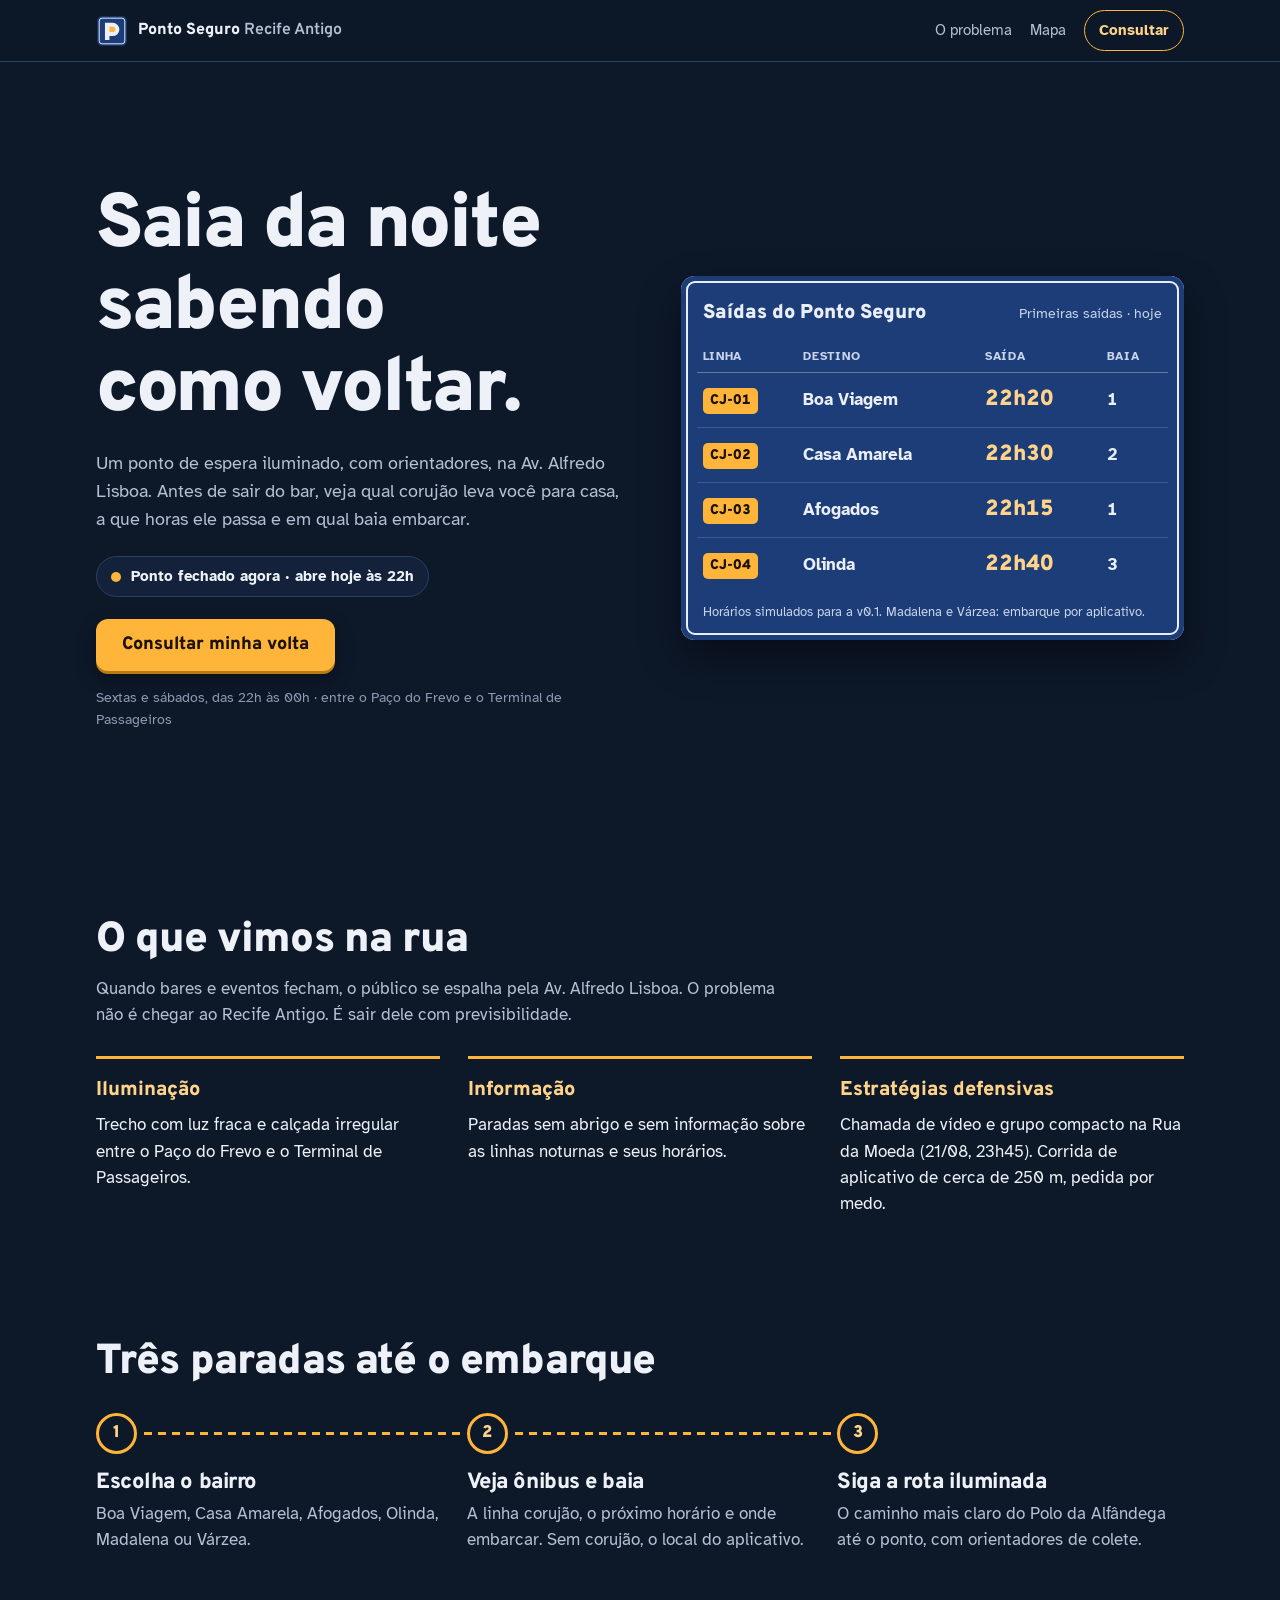
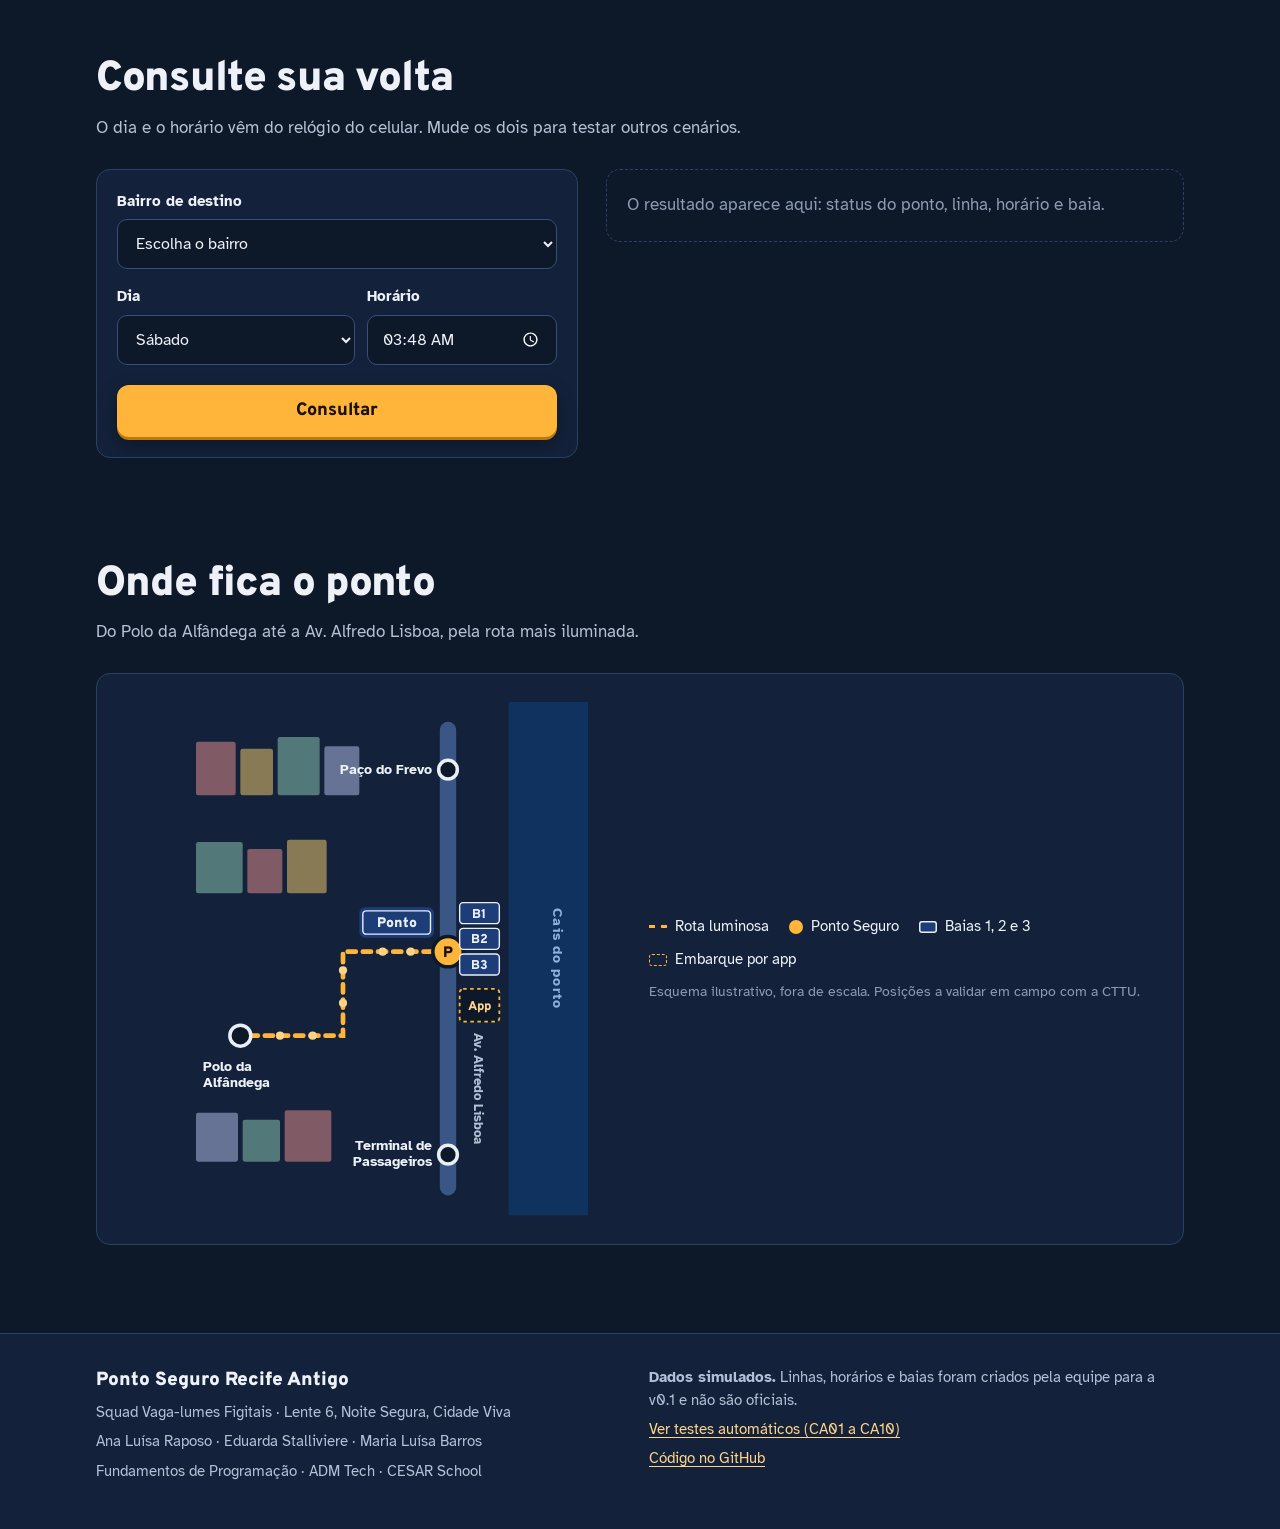
<file: index.html>
<!doctype html>
<html lang="pt-BR">
<head>
  <meta charset="utf-8">
  <meta name="viewport" content="width=device-width, initial-scale=1">
  <meta name="theme-color" content="#0d1829">
  <meta name="description" content="Consulte a linha corujão, o próximo horário e a baia de embarque no Ponto Seguro do Recife Antigo.">
  <title>Ponto Seguro Recife Antigo</title>
  <link rel="preconnect" href="https://fonts.googleapis.com">
  <link rel="preconnect" href="https://fonts.gstatic.com" crossorigin>
  <link href="https://fonts.googleapis.com/css2?family=Atkinson+Hyperlegible:wght@400;700&family=Overpass:wght@600;800;900&display=swap" rel="stylesheet">
  <link rel="icon" href="logo/simbolo.svg" type="image/svg+xml">
  <link rel="stylesheet" href="estilo.css">
</head>
<body>
  <a class="pular" href="#consulta">Pular para a consulta</a>

  <header class="barra">
    <div class="barra-conteudo">
      <a class="marca" href="#topo">
        <img class="marca-simbolo" src="logo/simbolo.svg" alt="" width="32" height="32">
        <span>Ponto Seguro <span class="marca-local">Recife Antigo</span></span>
      </a>
      <nav aria-label="Seções">
        <a href="#problema">O problema</a>
        <a href="#mapa">Mapa</a>
        <a class="barra-acao" href="#consulta">Consultar</a>
      </nav>
    </div>
  </header>

  <main id="topo">
    <!-- 1. Abertura: o ponto funcionando -->
    <section class="abertura">
      <div class="abertura-texto">
        <h1>Saia da noite sabendo como voltar.</h1>
        <p class="abertura-lead">Um ponto de espera iluminado, com orientadores, na Av. Alfredo Lisboa. Antes de sair do bar, veja qual corujão leva você para casa, a que horas ele passa e em qual baia embarcar.</p>
        <p id="status-ponto" class="status-ponto" role="status">
          <span class="status-luz" aria-hidden="true"></span>
          <span id="status-texto">Verificando o horário do ponto…</span>
        </p>
        <a class="botao" href="#consulta">Consultar minha volta</a>
        <p class="abertura-nota">Sextas e sábados, das 22h às 00h · entre o Paço do Frevo e o Terminal de Passageiros</p>
      </div>

      <figure class="painel" aria-labelledby="painel-titulo">
        <div class="painel-topo">
          <p id="painel-titulo" class="painel-titulo">Saídas do Ponto Seguro</p>
          <p id="painel-quando" class="painel-quando"></p>
        </div>
        <table class="painel-tabela">
          <thead>
            <tr><th scope="col">Linha</th><th scope="col">Destino</th><th scope="col">Saída</th><th scope="col">Baia</th></tr>
          </thead>
          <tbody id="painel-linhas"></tbody>
        </table>
        <figcaption class="painel-legenda">Horários simulados para a v0.1. Madalena e Várzea: embarque por aplicativo.</figcaption>
      </figure>
    </section>

    <!-- 2. O problema: o que a pesquisa de campo encontrou -->
    <section id="problema" class="secao">
      <div class="secao-cabeca">
        <h2>O que vimos na rua</h2>
        <p>Quando bares e eventos fecham, o público se espalha pela Av. Alfredo Lisboa. O problema não é chegar ao Recife Antigo. É sair dele com previsibilidade.</p>
      </div>
      <ol class="notas">
        <li class="nota">
          <p class="nota-tema">Iluminação</p>
          <p class="nota-texto">Trecho com luz fraca e calçada irregular entre o Paço do Frevo e o Terminal de Passageiros.</p>
        </li>
        <li class="nota">
          <p class="nota-tema">Informação</p>
          <p class="nota-texto">Paradas sem abrigo e sem informação sobre as linhas noturnas e seus horários.</p>
        </li>
        <li class="nota">
          <p class="nota-tema">Estratégias defensivas</p>
          <p class="nota-texto">Chamada de vídeo e grupo compacto na Rua da Moeda (21/08, 23h45). Corrida de aplicativo de cerca de 250 m, pedida por medo.</p>
        </li>
      </ol>
    </section>

    <!-- 3. Como funciona: três paradas -->
    <section class="secao">
      <div class="secao-cabeca">
        <h2>Três paradas até o embarque</h2>
      </div>
      <ol class="trajeto">
        <li>
          <span class="trajeto-ponto" aria-hidden="true">1</span>
          <h3>Escolha o bairro</h3>
          <p>Boa Viagem, Casa Amarela, Afogados, Olinda, Madalena ou Várzea.</p>
        </li>
        <li>
          <span class="trajeto-ponto" aria-hidden="true">2</span>
          <h3>Veja ônibus e baia</h3>
          <p>A linha corujão, o próximo horário e onde embarcar. Sem corujão, o local do aplicativo.</p>
        </li>
        <li>
          <span class="trajeto-ponto" aria-hidden="true">3</span>
          <h3>Siga a rota iluminada</h3>
          <p>O caminho mais claro do Polo da Alfândega até o ponto, com orientadores de colete.</p>
        </li>
      </ol>
    </section>

    <!-- 4. A consulta -->
    <section id="consulta" class="secao consulta">
      <div class="secao-cabeca">
        <h2>Consulte sua volta</h2>
        <p>O dia e o horário vêm do relógio do celular. Mude os dois para testar outros cenários.</p>
      </div>

      <div class="consulta-grade">
        <form id="formulario" class="formulario" novalidate>
          <label for="bairro">Bairro de destino</label>
          <select id="bairro">
            <option value="">Escolha o bairro</option>
          </select>

          <div class="linha-dupla">
            <div class="campo">
              <label for="dia">Dia</label>
              <select id="dia"></select>
            </div>
            <div class="campo">
              <label for="horario">Horário</label>
              <input id="horario" type="time">
            </div>
          </div>

          <button class="botao botao-cheio" type="submit">Consultar</button>
        </form>

        <div id="resultado" class="resultado" aria-live="polite">
          <p class="resultado-vazio">O resultado aparece aqui: status do ponto, linha, horário e baia.</p>
        </div>
      </div>
    </section>

    <!-- 5. Mapa esquemático -->
    <section id="mapa" class="secao">
      <div class="secao-cabeca">
        <h2>Onde fica o ponto</h2>
        <p>Do Polo da Alfândega até a Av. Alfredo Lisboa, pela rota mais iluminada.</p>
      </div>

      <figure class="mapa">
        <svg viewBox="0 0 360 440" role="img" aria-labelledby="mapa-titulo mapa-desc">
          <title id="mapa-titulo">Esquema do trecho do Ponto Seguro</title>
          <desc id="mapa-desc">A Av. Alfredo Lisboa vai do Paço do Frevo ao Terminal de Passageiros, ao lado do cais. No meio fica o Ponto Seguro, com as baias 1, 2 e 3 e a área de embarque por aplicativo. A rota luminosa sai do Polo da Alfândega e chega ao ponto.</desc>

          <!-- cais -->
          <rect x="292" y="0" width="68" height="440" class="m-agua"/>
          <text x="330" y="220" class="m-rotulo-agua" transform="rotate(90 330 220)">Cais do porto</text>

          <!-- casario -->
          <g class="m-casario">
            <rect x="24" y="34" width="34" height="46" rx="2" fill="#d98b8b"/>
            <rect x="62" y="40" width="28" height="40" rx="2" fill="#e6c36a"/>
            <rect x="94" y="30" width="36" height="50" rx="2" fill="#86bfae"/>
            <rect x="134" y="38" width="30" height="42" rx="2" fill="#a9b6e0"/>
            <rect x="24" y="120" width="40" height="44" rx="2" fill="#86bfae"/>
            <rect x="68" y="126" width="30" height="38" rx="2" fill="#d98b8b"/>
            <rect x="102" y="118" width="34" height="46" rx="2" fill="#e6c36a"/>
            <rect x="24" y="352" width="36" height="42" rx="2" fill="#a9b6e0"/>
            <rect x="64" y="358" width="32" height="36" rx="2" fill="#86bfae"/>
            <rect x="100" y="350" width="40" height="44" rx="2" fill="#d98b8b"/>
          </g>

          <!-- avenida -->
          <line x1="240" y1="24" x2="240" y2="416" class="m-avenida"/>
          <text x="262" y="284" class="m-rotulo-av" transform="rotate(90 262 284)">Av. Alfredo Lisboa</text>

          <!-- rota luminosa -->
          <path d="M70 286 H150 V214 H226" class="m-rota"/>
          <g class="m-poste">
            <circle cx="96" cy="286" r="3.5"/>
            <circle cx="124" cy="286" r="3.5"/>
            <circle cx="150" cy="258" r="3.5"/>
            <circle cx="150" cy="230" r="3.5"/>
            <circle cx="184" cy="214" r="3.5"/>
            <circle cx="208" cy="214" r="3.5"/>
          </g>

          <!-- Polo da Alfândega -->
          <circle cx="62" cy="286" r="9" class="m-parada"/>
          <text x="30" y="316" class="m-rotulo">Polo da</text>
          <text x="30" y="330" class="m-rotulo">Alfândega</text>

          <!-- Paço do Frevo -->
          <circle cx="240" cy="58" r="8" class="m-parada"/>
          <text x="226" y="62" class="m-rotulo m-direita">Paço do Frevo</text>

          <!-- Terminal de Passageiros -->
          <circle cx="240" cy="388" r="8" class="m-parada"/>
          <text x="226" y="384" class="m-rotulo m-direita">Terminal de</text>
          <text x="226" y="398" class="m-rotulo m-direita">Passageiros</text>

          <!-- Ponto Seguro -->
          <rect x="164" y="176" width="64" height="26" rx="5" class="m-placa"/>
          <rect x="167" y="179" width="58" height="20" rx="3" class="m-placa-filete"/>
          <text x="196" y="193" class="m-placa-texto">Ponto</text>
          <circle cx="240" cy="214" r="13" class="m-ponto"/>
          <text x="240" y="218.5" class="m-ponto-p">P</text>

          <!-- baias e app -->
          <g class="m-baias">
            <rect x="250" y="172" width="34" height="18" rx="3"/>
            <rect x="250" y="194" width="34" height="18" rx="3"/>
            <rect x="250" y="216" width="34" height="18" rx="3"/>
          </g>
          <text x="267" y="185" class="m-baia-texto">B1</text>
          <text x="267" y="207" class="m-baia-texto">B2</text>
          <text x="267" y="229" class="m-baia-texto">B3</text>
          <rect x="250" y="246" width="34" height="28" rx="3" class="m-app"/>
          <text x="267" y="264" class="m-baia-texto m-app-texto">App</text>
        </svg>

        <figcaption>
          <ul class="mapa-legenda">
            <li><span class="leg leg-rota" aria-hidden="true"></span>Rota luminosa</li>
            <li><span class="leg leg-ponto" aria-hidden="true"></span>Ponto Seguro</li>
            <li><span class="leg leg-baia" aria-hidden="true"></span>Baias 1, 2 e 3</li>
            <li><span class="leg leg-app" aria-hidden="true"></span>Embarque por app</li>
          </ul>
          <p class="mapa-aviso">Esquema ilustrativo, fora de escala. Posições a validar em campo com a CTTU.</p>
        </figcaption>
      </figure>
    </section>
  </main>

  <footer class="rodape">
    <div class="rodape-conteudo">
      <div>
        <p class="rodape-titulo">Ponto Seguro Recife Antigo</p>
        <p>Squad Vaga-lumes Figitais · Lente 6, Noite Segura, Cidade Viva</p>
        <p>Ana Luísa Raposo · Eduarda Stalliviere · Maria Luísa Barros</p>
        <p>Fundamentos de Programação · ADM Tech · CESAR School</p>
      </div>
      <div>
        <p><strong>Dados simulados.</strong> Linhas, horários e baias foram criados pela equipe para a v0.1 e não são oficiais.</p>
        <p><a href="testes.html">Ver testes automáticos (CA01 a CA10)</a></p>
        <p><a href="https://github.com/eduardalagiewk4/ponto-seguro-recife-antigo">Código no GitHub</a></p>
      </div>
    </div>
  </footer>

  <!-- A ordem importa: dados e regras primeiro, tela por último. -->
  <script src="dados.js"></script>
  <script src="janela.js"></script>
  <script src="horarios.js"></script>
  <script src="consulta.js"></script>
  <script src="app.js"></script>
</body>
</html>
</file>
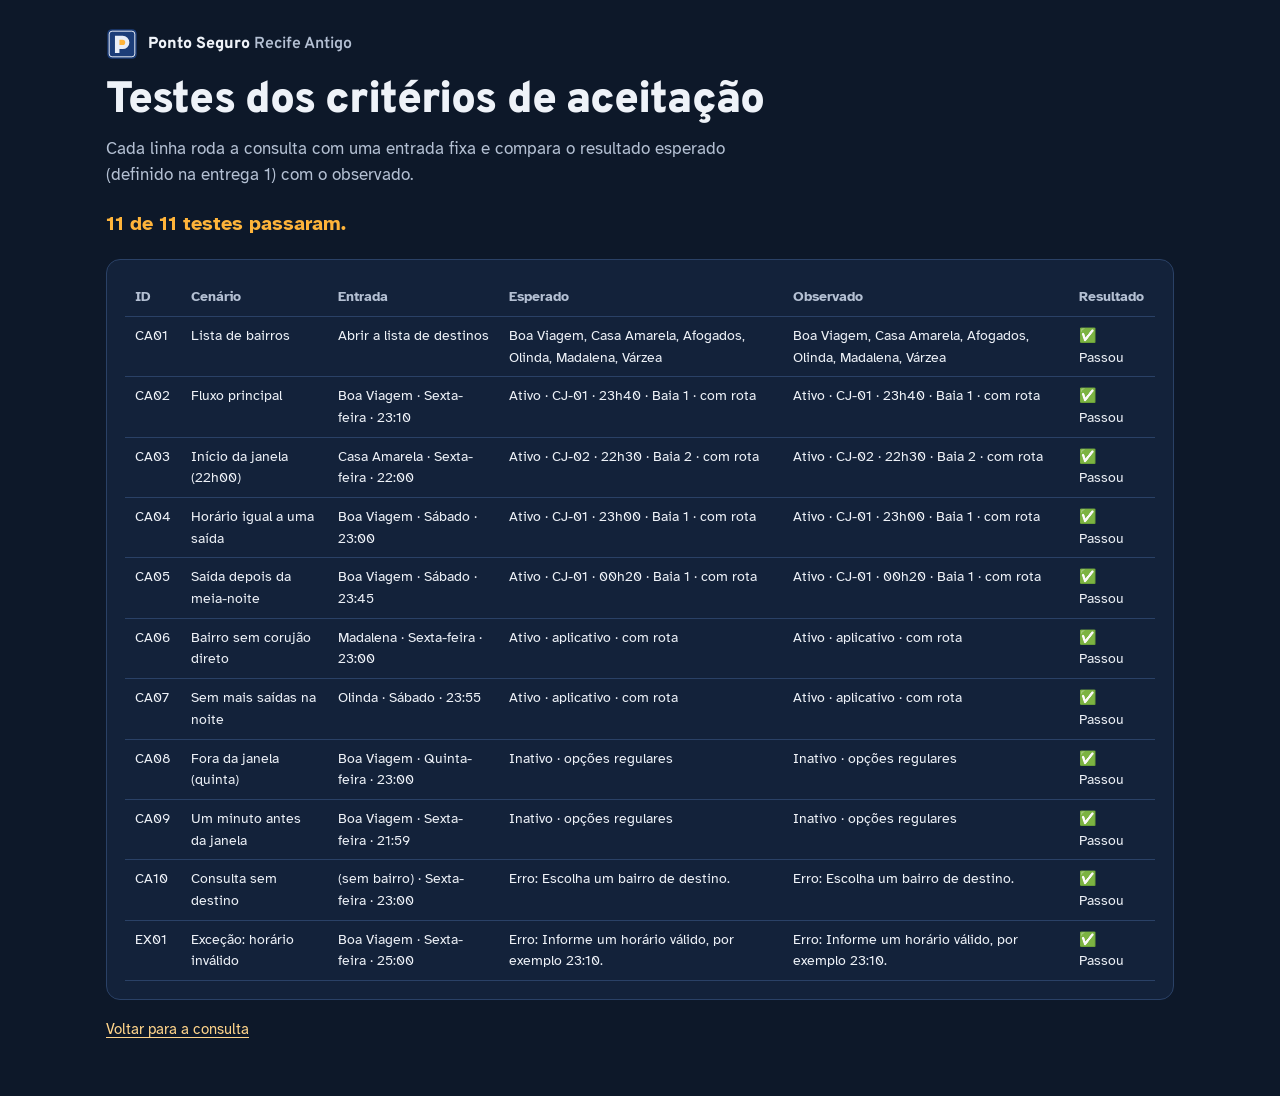
<file: testes.html>
<!doctype html>
<html lang="pt-BR">
<head>
  <meta charset="utf-8">
  <meta name="viewport" content="width=device-width, initial-scale=1">
  <title>Testes do Ponto Seguro</title>
  <link href="https://fonts.googleapis.com/css2?family=Atkinson+Hyperlegible:wght@400;700&family=Overpass:wght@600;800;900&display=swap" rel="stylesheet">
  <link rel="icon" href="logo/simbolo.svg" type="image/svg+xml">
  <link rel="stylesheet" href="estilo.css">
  <style>
    .pagina { max-width: 1100px; }
    .tabela { overflow-x: auto; }
    table { width: 100%; border-collapse: collapse; font-size: 14px; }
    th, td { padding: 8px 10px; border-bottom: 1px solid var(--borda); text-align: left; vertical-align: top; }
    th { color: var(--texto-suave); font-weight: 600; }
    tr.falhou td { background: rgba(248, 113, 113, .12); }
    #placar { font-size: 20px; font-weight: 700; color: var(--luz); }
  </style>
</head>
<body>
  <main class="pagina">
    <a class="marca" href="index.html"><img class="marca-simbolo" src="logo/simbolo.svg" alt="" width="32" height="32"><span>Ponto Seguro <span class="marca-local">Recife Antigo</span></span></a>
    <h1>Testes dos critérios de aceitação</h1>
    <p class="subtitulo">Cada linha roda a consulta com uma entrada fixa e compara o resultado esperado (definido na entrega 1) com o observado.</p>
    <p id="placar"></p>
    <div class="cartao tabela">
      <table>
        <thead>
          <tr><th>ID</th><th>Cenário</th><th>Entrada</th><th>Esperado</th><th>Observado</th><th>Resultado</th></tr>
        </thead>
        <tbody id="corpo-testes"></tbody>
      </table>
    </div>
    <p class="rodape"><a href="index.html">Voltar para a consulta</a></p>
  </main>

  <script src="dados.js"></script>
  <script src="janela.js"></script>
  <script src="horarios.js"></script>
  <script src="consulta.js"></script>
  <script src="testes.js"></script>
</body>
</html>
</file>
<file: estilo.css>
/* estilo.css — Interface do Ponto Seguro (T10, RNF01 a RNF07)
   Linguagem: placa de rua esmaltada do Recife (azul com filete branco)
   e a luz âmbar dos postes de sódio do Recife Antigo à noite. */

:root {
  /* Noite e placas */
  --noite: #0d1829;
  --noite-2: #13223a;
  --placa: #1c3d78;          /* azul das placas de rua */
  --placa-escura: #142d59;
  --filete: #e9eef7;         /* filete branco da placa */
  --linha: #2a4166;

  /* Luz */
  --sodio: #ffb43a;          /* poste de sódio */
  --sodio-claro: #ffd48a;
  --sodio-fundo: rgba(255, 180, 58, .12);

  /* Texto */
  --texto: #eef2f8;
  --texto-suave: #b4c0d3;
  --texto-fraco: #8d9bb2;

  /* Estados */
  --ativo: #5ee08f;
  --inativo: #ff8d8d;

  /* Fontes */
  --f-sinal: "Overpass", "Segoe UI", system-ui, sans-serif;
  --f-texto: "Atkinson Hyperlegible", "Segoe UI", system-ui, sans-serif;

  --raio: 14px;
  --largura: 1120px;

  /* Nomes antigos usados por testes.html */
  --borda: var(--linha);
  --luz: var(--sodio);
  --cartao: var(--noite-2);
}

* { box-sizing: border-box; }

html { scroll-behavior: smooth; scroll-padding-top: 76px; }
@media (prefers-reduced-motion: reduce) { html { scroll-behavior: auto; } }

body {
  margin: 0;
  background: var(--noite);
  color: var(--texto);
  font-family: var(--f-texto);
  font-size: 17px;
  line-height: 1.55;
  -webkit-text-size-adjust: 100%;
}

::selection { background: var(--sodio); color: #1b1203; }

a { color: var(--sodio-claro); text-underline-offset: 3px; }

:focus-visible {
  outline: 3px solid var(--sodio);
  outline-offset: 3px;
  border-radius: 4px;
}

h1, h2, h3 {
  font-family: var(--f-sinal);
  line-height: 1.08;
  letter-spacing: -.02em;
  text-wrap: balance;
  margin: 0;
}

.pular {
  position: absolute;
  left: 12px;
  top: -60px;
  z-index: 20;
  padding: 10px 14px;
  background: var(--sodio);
  color: #1b1203;
  font-weight: 700;
  border-radius: 8px;
}
.pular:focus { top: 12px; }

/* ---------- Barra superior ---------- */
.barra {
  position: sticky;
  top: 0;
  z-index: 10;
  background: rgba(13, 24, 41, .94);
  border-bottom: 1px solid var(--linha);
}
.barra-conteudo {
  max-width: var(--largura);
  margin: 0 auto;
  padding: 10px 16px;
  display: flex;
  align-items: center;
  justify-content: space-between;
  gap: 12px;
}
.marca {
  display: inline-flex;
  align-items: center;
  gap: 10px;
  color: var(--texto);
  text-decoration: none;
  font-family: var(--f-sinal);
  font-weight: 800;
  font-size: 16px;
  white-space: nowrap;
}
.marca-local { color: var(--texto-suave); font-weight: 600; }
.marca-simbolo { display: block; width: 32px; height: 32px; flex: none; }
nav { display: flex; align-items: center; gap: 18px; }
nav a { color: var(--texto-suave); text-decoration: none; font-size: 15px; }
nav a:hover { color: var(--texto); }
nav a:not(.barra-acao) { display: none; }
.barra-acao {
  padding: 8px 14px;
  border: 1px solid var(--sodio);
  border-radius: 999px;
  color: var(--sodio-claro) !important;
  font-weight: 700;
}
.barra-acao:hover { background: var(--sodio-fundo); }
@media (max-width: 380px) { .marca-local { display: none; } }
@media (min-width: 760px) { nav a:not(.barra-acao) { display: inline; } }

/* ---------- Estrutura das seções ---------- */
.abertura,
.secao {
  max-width: var(--largura);
  margin: 0 auto;
  padding: 0 16px;
}
.secao { padding-top: 72px; padding-bottom: 8px; }
.secao-cabeca { max-width: 62ch; margin-bottom: 28px; }
.secao-cabeca h2 { font-size: clamp(28px, 6vw, 42px); font-weight: 900; }
.secao-cabeca p { margin: 12px 0 0; color: var(--texto-suave); }

/* ---------- Abertura ---------- */
.abertura {
  display: grid;
  gap: 36px;
  padding-top: 40px;
  padding-bottom: 24px;
}
.abertura h1 {
  font-size: clamp(38px, 10.5vw, 76px);
  font-weight: 900;
  letter-spacing: -.03em;
}
.abertura-lead {
  margin: 18px 0 22px;
  max-width: 52ch;
  color: var(--texto-suave);
  font-size: 18px;
}
.status-ponto {
  display: inline-flex;
  align-items: center;
  gap: 10px;
  margin: 0 0 22px;
  padding: 8px 14px;
  border: 1px solid var(--linha);
  border-radius: 999px;
  background: var(--noite-2);
  font-weight: 700;
  font-size: 15px;
}
.status-luz {
  flex: none;
  width: 10px;
  height: 10px;
  border-radius: 50%;
  background: var(--texto-fraco);
}
.status-ponto.ativo .status-luz { background: var(--ativo); }
.status-ponto.ativo { color: var(--ativo); }
.status-ponto.inativo .status-luz { background: var(--sodio); }
.abertura-nota { margin: 16px 0 0; color: var(--texto-fraco); font-size: 14px; }

.botao {
  display: inline-flex;
  align-items: center;
  justify-content: center;
  min-height: 52px;
  padding: 0 26px;
  border: 0;
  border-radius: 12px;
  background: var(--sodio);
  color: #1b1203;
  font-family: var(--f-sinal);
  font-weight: 800;
  font-size: 18px;
  text-decoration: none;
  cursor: pointer;
  box-shadow: 0 3px 0 #b97a12, 0 8px 18px rgba(0, 0, 0, .35);
  transition: background-color .15s ease, transform .1s ease, box-shadow .1s ease;
}
.botao:hover { background: var(--sodio-claro); }
.botao:active { transform: translateY(2px); box-shadow: 0 1px 0 #b97a12, 0 4px 10px rgba(0, 0, 0, .35); }

/* Painel de saídas: a placa azul com filete branco */
.painel {
  margin: 0;
  padding: 18px 16px 14px;
  border-radius: var(--raio);
  background: var(--placa);
  box-shadow:
    inset 0 0 0 5px var(--placa),
    inset 0 0 0 7px var(--filete),
    0 18px 40px rgba(0, 0, 0, .4);
  color: var(--filete);
  min-width: 0;
}
.painel-topo {
  display: flex;
  flex-wrap: wrap;
  align-items: baseline;
  justify-content: space-between;
  gap: 4px 12px;
  padding: 4px 6px 12px;
}
.painel-titulo { margin: 0; font-family: var(--f-sinal); font-weight: 900; font-size: 20px; }
.painel-quando { margin: 0; color: #c8d4ea; font-size: 14px; }
.painel-tabela {
  width: 100%;
  border-collapse: collapse;
  font-variant-numeric: tabular-nums;
}
.painel-tabela th {
  padding: 6px;
  text-align: left;
  color: #c8d4ea;
  font-size: 12px;
  font-weight: 700;
  text-transform: uppercase;
  letter-spacing: .06em;
  border-bottom: 1px solid rgba(233, 238, 247, .35);
}
.painel-tabela td {
  padding: 10px 6px;
  border-bottom: 1px solid rgba(233, 238, 247, .16);
  vertical-align: middle;
}
.painel-tabela tr:last-child td { border-bottom: 0; }
.p-linha {
  display: inline-block;
  padding: 2px 7px;
  border-radius: 5px;
  background: var(--sodio);
  color: #1b1203;
  font-family: var(--f-sinal);
  font-weight: 900;
  font-size: 14px;
  white-space: nowrap;
}
.p-destino { font-weight: 700; }
.p-hora {
  font-family: var(--f-sinal);
  font-weight: 900;
  font-size: 22px;
  color: var(--sodio-claro);
  white-space: nowrap;
}
.p-hora.encerrada { font-size: 14px; color: #c8d4ea; font-weight: 700; }
.p-baia { font-weight: 700; white-space: nowrap; }
.painel-legenda { margin: 10px 6px 4px; color: #c8d4ea; font-size: 13px; }

/* ---------- O problema: notas de campo ---------- */
.notas {
  list-style: none;
  margin: 0;
  padding: 0;
  display: grid;
  gap: 0;
  border-top: 1px solid var(--linha);
}
.nota {
  display: grid;
  align-content: start;
  gap: 6px;
  padding: 18px 0;
  border-bottom: 1px solid var(--linha);
}
.nota-tema {
  margin: 0;
  font-family: var(--f-sinal);
  font-weight: 800;
  font-size: 20px;
  color: var(--sodio-claro);
}
.nota-texto { margin: 0; max-width: 60ch; color: var(--texto); }

/* ---------- Trajeto em três paradas ---------- */
.trajeto {
  list-style: none;
  margin: 0;
  padding: 0;
  display: grid;
  gap: 26px;
  position: relative;
}
.trajeto li {
  position: relative;
  padding-left: 58px;
}
.trajeto li:not(:last-child)::after {
  content: "";
  position: absolute;
  left: 19px;
  top: 44px;
  bottom: -22px;
  width: 3px;
  background: repeating-linear-gradient(var(--sodio) 0 8px, transparent 8px 14px);
}
.trajeto-ponto {
  position: absolute;
  left: 0;
  top: 0;
  display: grid;
  place-items: center;
  width: 41px;
  height: 41px;
  border-radius: 50%;
  border: 3px solid var(--sodio);
  background: var(--noite);
  color: var(--sodio-claro);
  font-family: var(--f-sinal);
  font-weight: 900;
}
.trajeto h3 { font-size: 22px; font-weight: 800; padding-top: 7px; }
.trajeto p { margin: 6px 0 0; color: var(--texto-suave); max-width: 40ch; }

/* ---------- Consulta ---------- */
.consulta-grade {
  display: grid;
  gap: 18px;
  align-items: start;
}
.formulario {
  padding: 20px;
  border: 1px solid var(--linha);
  border-radius: var(--raio);
  background: var(--noite-2);
  min-width: 0;
}
label { display: block; margin: 0 0 6px; font-weight: 700; font-size: 15px; }

select,
input {
  display: block;
  width: 100%;
  min-width: 0;
  max-width: 100%;
  height: 50px;
  margin: 0 0 16px;
  padding: 0 14px;
  border: 1px solid #36507a;
  border-radius: 10px;
  background: var(--noite);
  color: var(--texto);
  font: inherit;
  font-size: 16px;            /* 16px evita o zoom automático do iPhone */
  color-scheme: dark;
}
select:hover, input:hover { border-color: #4d6a99; }

/* Correção do campo de horário no celular: o input type="time"
   tem largura mínima própria no iOS e passava da caixa. */
input[type="time"] {
  -webkit-appearance: none;
  appearance: none;
  line-height: 50px;
}
input[type="time"]::-webkit-date-and-time-value { text-align: left; margin: 0; }
input[type="time"]::-webkit-datetime-edit { padding: 0; }

.linha-dupla {
  display: grid;
  grid-template-columns: minmax(0, 1.25fr) minmax(0, 1fr);
  gap: 12px;
}
.campo { min-width: 0; }

.botao-cheio { width: 100%; margin-top: 4px; }

/* Resultado */
.resultado { min-width: 0; display: grid; gap: 14px; }
.resultado-vazio {
  margin: 0;
  padding: 22px 20px;
  border: 1px dashed var(--linha);
  border-radius: var(--raio);
  color: var(--texto-fraco);
}

.bilhete {
  border-radius: var(--raio);
  overflow: hidden;
  background: var(--noite-2);
  border: 1px solid var(--linha);
}
.bilhete-topo {
  display: flex;
  flex-wrap: wrap;
  align-items: center;
  justify-content: space-between;
  gap: 8px;
  padding: 14px 18px;
  border-bottom: 1px solid var(--linha);
}
.selo-status {
  display: inline-flex;
  align-items: center;
  gap: 8px;
  font-weight: 700;
  font-size: 15px;
}
.selo-status::before {
  content: "";
  width: 9px;
  height: 9px;
  border-radius: 50%;
  background: currentColor;
}
.selo-status.ativo { color: var(--ativo); }
.selo-status.inativo { color: var(--inativo); }
.bilhete-destino { margin: 0; color: var(--texto-suave); font-size: 15px; }

.bilhete-corpo { padding: 18px; }
.bilhete-rotulo { margin: 0; color: var(--texto-suave); font-size: 14px; }
.bilhete-hora {
  margin: 2px 0 16px;
  font-family: var(--f-sinal);
  font-weight: 900;
  font-size: clamp(48px, 15vw, 76px);
  line-height: 1;
  letter-spacing: -.02em;
  color: var(--sodio);
  font-variant-numeric: tabular-nums;
  overflow-wrap: anywhere;
}
.bilhete-mensagem { margin: 0 0 14px; font-size: 19px; font-weight: 700; line-height: 1.35; }
.bilhete-texto { margin: 0; color: var(--texto-suave); }

.bilhete-dados {
  display: grid;
  grid-template-columns: minmax(0, 1fr);
  gap: 10px;
  margin: 0;
}
.bilhete-dados div {
  min-width: 0;
  padding: 12px 14px;
  border-radius: 10px;
  background: var(--noite);
  border: 1px solid var(--linha);
}
.bilhete-dados dt { color: var(--texto-fraco); font-size: 13px; }
.bilhete-dados dd { margin: 2px 0 0; font-weight: 700; overflow-wrap: anywhere; }

/* A baia vira uma plaquinha azul de rua */
.placa-baia {
  display: inline-block;
  padding: 4px 12px;
  border-radius: 6px;
  background: var(--placa);
  box-shadow: inset 0 0 0 2px var(--placa), inset 0 0 0 3.5px var(--filete);
  color: var(--filete);
  font-family: var(--f-sinal);
  font-weight: 900;
  font-size: 18px;
}

.aviso-simulado {
  margin: 0;
  padding: 12px 18px;
  border-top: 1px dashed var(--linha);
  color: var(--sodio-claro);
  font-size: 14px;
}

.erro {
  padding: 18px 20px;
  border-radius: var(--raio);
  border: 1px solid rgba(255, 141, 141, .55);
  background: rgba(255, 141, 141, .08);
}
.erro p { margin: 0; color: var(--inativo); font-weight: 700; }

/* Rota luminosa como linha de transporte */
.rota {
  padding: 18px;
  border-radius: var(--raio);
  background: var(--noite-2);
  border: 1px solid var(--linha);
}
.rota h3 { font-size: 19px; font-weight: 800; margin-bottom: 14px; }
.rota ol { list-style: none; margin: 0; padding: 0; }
.rota li { position: relative; padding: 0 0 16px 30px; }
.rota li:last-child { padding-bottom: 0; }
.rota li::before {
  content: "";
  position: absolute;
  left: 3px;
  top: 6px;
  width: 13px;
  height: 13px;
  border-radius: 50%;
  border: 3px solid var(--sodio);
  background: var(--noite-2);
}
.rota li:last-child::before { background: var(--sodio); }
.rota li:not(:last-child)::after {
  content: "";
  position: absolute;
  left: 9px;
  top: 22px;
  bottom: 0;
  width: 3px;
  background: var(--sodio);
  opacity: .55;
}

/* Um único movimento: o bilhete entra como uma placa sendo virada */
.entrando { animation: virar .32s cubic-bezier(.16, 1, .3, 1) both; }
@keyframes virar {
  from { opacity: .001; transform: perspective(700px) rotateX(-14deg) translateY(8px); }
  to { opacity: 1; transform: none; }
}
@media (prefers-reduced-motion: reduce) { .entrando { animation: none; } }

/* ---------- Mapa ---------- */
.mapa {
  margin: 0;
  display: grid;
  gap: 18px;
  padding: 18px;
  border: 1px solid var(--linha);
  border-radius: var(--raio);
  background: var(--noite-2);
}
.mapa svg { width: 100%; max-width: 420px; height: auto; justify-self: center; }
.m-agua { fill: #10325f; }
.m-rotulo-agua { fill: #8fb0dd; font: 700 12px var(--f-texto); text-anchor: middle; letter-spacing: .08em; }
.m-casario rect { opacity: .55; }
.m-avenida { stroke: #3a5684; stroke-width: 14; stroke-linecap: round; }
.m-rotulo-av { fill: var(--texto-suave); font: 700 11px var(--f-texto); }
.m-rota { fill: none; stroke: var(--sodio); stroke-width: 4; stroke-dasharray: 7 6; stroke-linecap: round; }
.m-poste circle { fill: var(--sodio-claro); }
.m-parada { fill: var(--noite); stroke: var(--filete); stroke-width: 3; }
.m-rotulo { fill: var(--texto); font: 700 12px var(--f-texto); }
.m-direita { text-anchor: end; }
.m-placa { fill: var(--placa); }
.m-placa-filete { fill: none; stroke: var(--filete); stroke-width: 1.2; }
.m-placa-texto { fill: var(--filete); font: 900 12px var(--f-sinal); text-anchor: middle; }
.m-ponto { fill: var(--sodio); stroke: var(--noite); stroke-width: 3; }
.m-ponto-p { fill: #1b1203; font: 900 13px var(--f-sinal); text-anchor: middle; }
.m-baias rect { fill: var(--placa); stroke: var(--filete); stroke-width: 1.2; }
.m-baia-texto { fill: var(--filete); font: 800 11px var(--f-sinal); text-anchor: middle; }
.m-app { fill: var(--noite); stroke: var(--sodio); stroke-width: 1.5; stroke-dasharray: 3 3; }
.m-app-texto { fill: var(--sodio-claro); }

.mapa-legenda {
  list-style: none;
  margin: 0 0 10px;
  padding: 0;
  display: flex;
  flex-wrap: wrap;
  gap: 10px 20px;
  font-size: 15px;
}
.mapa-legenda li { display: inline-flex; align-items: center; gap: 8px; }
.leg { display: inline-block; width: 18px; height: 12px; border-radius: 3px; }
.leg-rota { height: 0; border-top: 3px dashed var(--sodio); border-radius: 0; }
.leg-ponto { width: 14px; height: 14px; border-radius: 50%; background: var(--sodio); }
.leg-baia { background: var(--placa); box-shadow: inset 0 0 0 1.5px var(--filete); }
.leg-app { border: 1.5px dashed var(--sodio); }
.mapa-aviso { margin: 0; color: var(--texto-fraco); font-size: 14px; }

/* ---------- Rodapé ---------- */
.rodape {
  margin-top: 80px;
  border-top: 1px solid var(--linha);
  background: var(--noite-2);
  color: var(--texto-suave);
  font-size: 15px;
}
.rodape-conteudo {
  max-width: var(--largura);
  margin: 0 auto;
  padding: 32px 16px 40px;
  display: grid;
  gap: 18px;
}
.rodape p { margin: 0 0 6px; }
.rodape-titulo { font-family: var(--f-sinal); font-weight: 900; font-size: 19px; color: var(--texto); }

/* ---------- Telas maiores ---------- */
@media (min-width: 700px) {
  .notas { grid-template-columns: repeat(3, minmax(0, 1fr)); gap: 28px; border-top: 0; }
  .nota { border-bottom: 0; border-top: 3px solid var(--sodio); padding-top: 16px; }
  .trajeto { grid-template-columns: repeat(3, minmax(0, 1fr)); gap: 24px; }
  .trajeto li { padding-left: 0; padding-top: 58px; }
  .trajeto li:not(:last-child)::after {
    left: 48px; right: -20px; top: 19px; bottom: auto; width: auto; height: 3px;
    background: repeating-linear-gradient(90deg, var(--sodio) 0 8px, transparent 8px 14px);
  }
  .trajeto h3 { padding-top: 0; }
  .rodape-conteudo { grid-template-columns: 1fr 1fr; }
}

@media (min-width: 960px) {
  .abertura {
    grid-template-columns: minmax(0, 1.05fr) minmax(0, 1fr);
    align-items: center;
    gap: 56px;
    padding-top: 72px;
    padding-bottom: 40px;
    min-height: min(760px, calc(100vh - 60px));
  }
  .consulta-grade { grid-template-columns: minmax(0, 5fr) minmax(0, 6fr); gap: 28px; }
  .mapa { grid-template-columns: minmax(0, 1fr) minmax(0, 1fr); align-items: center; padding: 28px; }
  .secao { padding-top: 96px; }
}

/* ---------- Página de testes (testes.html) ---------- */
.pagina { max-width: var(--largura); margin: 0 auto; padding: 28px 16px 40px; }
.pagina .marca { margin: 0 0 18px; }
.pagina h1 { font-size: clamp(30px, 6vw, 44px); font-weight: 900; }
.subtitulo { margin: 10px 0 20px; color: var(--texto-suave); max-width: 62ch; }
.cartao { background: var(--noite-2); border: 1px solid var(--linha); border-radius: var(--raio); padding: 18px; }
.pagina .rodape { margin-top: 18px; background: none; border: 0; }
.vaga-lume { display: none; }
</file>
